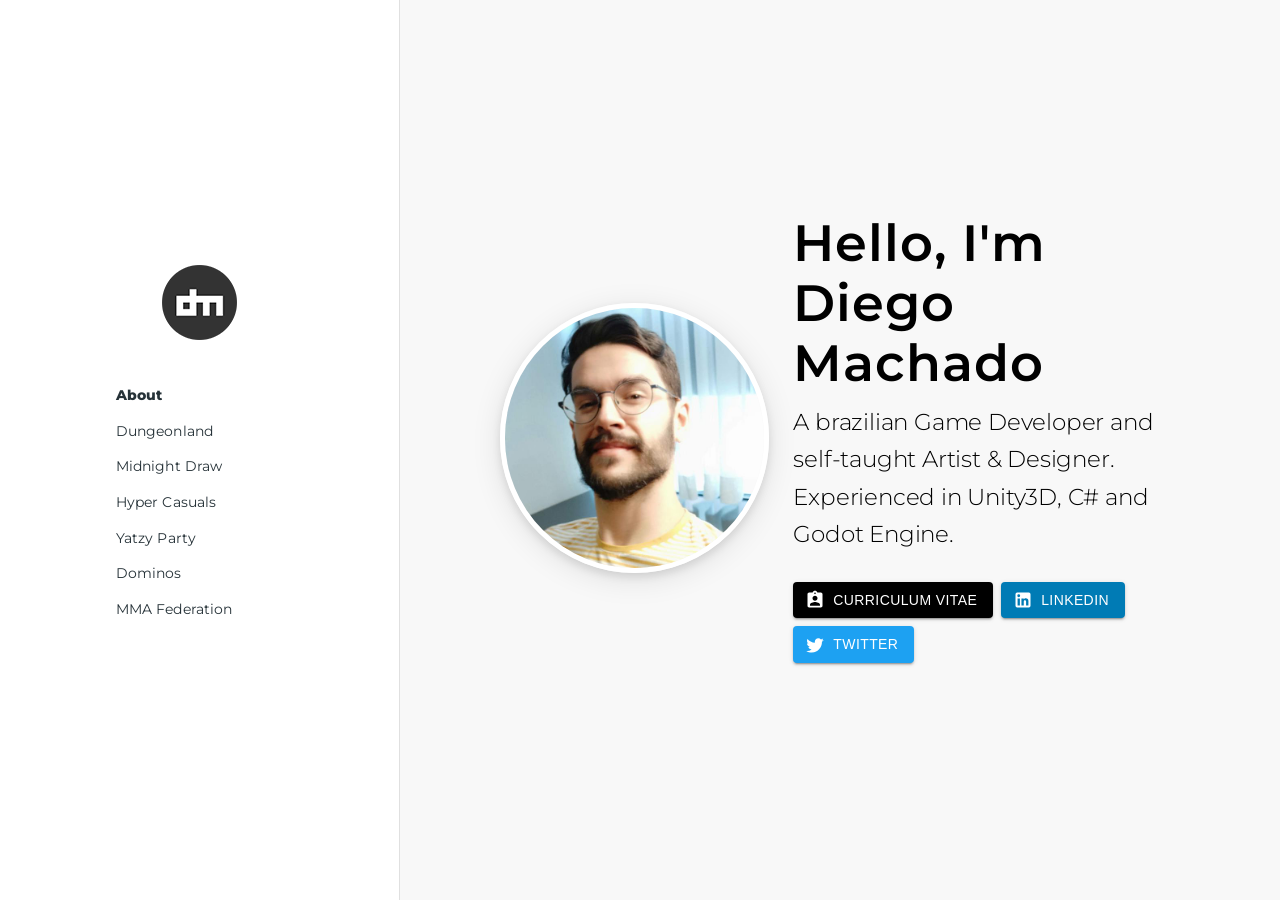
<file: index.html>
<!doctype html><html lang="en"><head><meta charset="utf-8"/><meta name="viewport" content="width=device-width,initial-scale=1"/><meta name="theme-color" content="#000000"/><meta name="description" content="Game Developer and self-taught Artist & Designer. Experienced in Unity3D, C# and Godot Engine."/><link rel="manifest" href="/manifest.json"/><link rel="icon" type="image/png" sizes="32x32" href="/favicon-32x32.png"/><link rel="icon" type="image/png" sizes="96x96" href="/favicon-96x96.png"/><link rel="icon" type="image/png" sizes="16x16" href="/favicon-16x16.png"/><title>Diego Machado | Game Developer & Artist</title><link href="/static/css/main.e2553eb0.chunk.css" rel="stylesheet"></head><body><noscript>You need to enable JavaScript to run this app.</noscript><div id="root"></div><script>!function(e){function r(r){for(var n,i,a=r[0],c=r[1],l=r[2],p=0,s=[];p<a.length;p++)i=a[p],Object.prototype.hasOwnProperty.call(o,i)&&o[i]&&s.push(o[i][0]),o[i]=0;for(n in c)Object.prototype.hasOwnProperty.call(c,n)&&(e[n]=c[n]);for(f&&f(r);s.length;)s.shift()();return u.push.apply(u,l||[]),t()}function t(){for(var e,r=0;r<u.length;r++){for(var t=u[r],n=!0,a=1;a<t.length;a++){var c=t[a];0!==o[c]&&(n=!1)}n&&(u.splice(r--,1),e=i(i.s=t[0]))}return e}var n={},o={1:0},u=[];function i(r){if(n[r])return n[r].exports;var t=n[r]={i:r,l:!1,exports:{}};return e[r].call(t.exports,t,t.exports,i),t.l=!0,t.exports}i.e=function(e){var r=[],t=o[e];if(0!==t)if(t)r.push(t[2]);else{var n=new Promise((function(r,n){t=o[e]=[r,n]}));r.push(t[2]=n);var u,a=document.createElement("script");a.charset="utf-8",a.timeout=120,i.nc&&a.setAttribute("nonce",i.nc),a.src=function(e){return i.p+"static/js/"+({}[e]||e)+"."+{3:"8da5ccf0"}[e]+".chunk.js"}(e);var c=new Error;u=function(r){a.onerror=a.onload=null,clearTimeout(l);var t=o[e];if(0!==t){if(t){var n=r&&("load"===r.type?"missing":r.type),u=r&&r.target&&r.target.src;c.message="Loading chunk "+e+" failed.\n("+n+": "+u+")",c.name="ChunkLoadError",c.type=n,c.request=u,t[1](c)}o[e]=void 0}};var l=setTimeout((function(){u({type:"timeout",target:a})}),12e4);a.onerror=a.onload=u,document.head.appendChild(a)}return Promise.all(r)},i.m=e,i.c=n,i.d=function(e,r,t){i.o(e,r)||Object.defineProperty(e,r,{enumerable:!0,get:t})},i.r=function(e){"undefined"!=typeof Symbol&&Symbol.toStringTag&&Object.defineProperty(e,Symbol.toStringTag,{value:"Module"}),Object.defineProperty(e,"__esModule",{value:!0})},i.t=function(e,r){if(1&r&&(e=i(e)),8&r)return e;if(4&r&&"object"==typeof e&&e&&e.__esModule)return e;var t=Object.create(null);if(i.r(t),Object.defineProperty(t,"default",{enumerable:!0,value:e}),2&r&&"string"!=typeof e)for(var n in e)i.d(t,n,function(r){return e[r]}.bind(null,n));return t},i.n=function(e){var r=e&&e.__esModule?function(){return e.default}:function(){return e};return i.d(r,"a",r),r},i.o=function(e,r){return Object.prototype.hasOwnProperty.call(e,r)},i.p="/",i.oe=function(e){throw console.error(e),e};var a=this["webpackJsonpdm-portfolio"]=this["webpackJsonpdm-portfolio"]||[],c=a.push.bind(a);a.push=r,a=a.slice();for(var l=0;l<a.length;l++)r(a[l]);var f=c;t()}([])</script><script src="/static/js/2.d8cd496e.chunk.js"></script><script src="/static/js/main.01b9e6c3.chunk.js"></script></body></html>
</file>
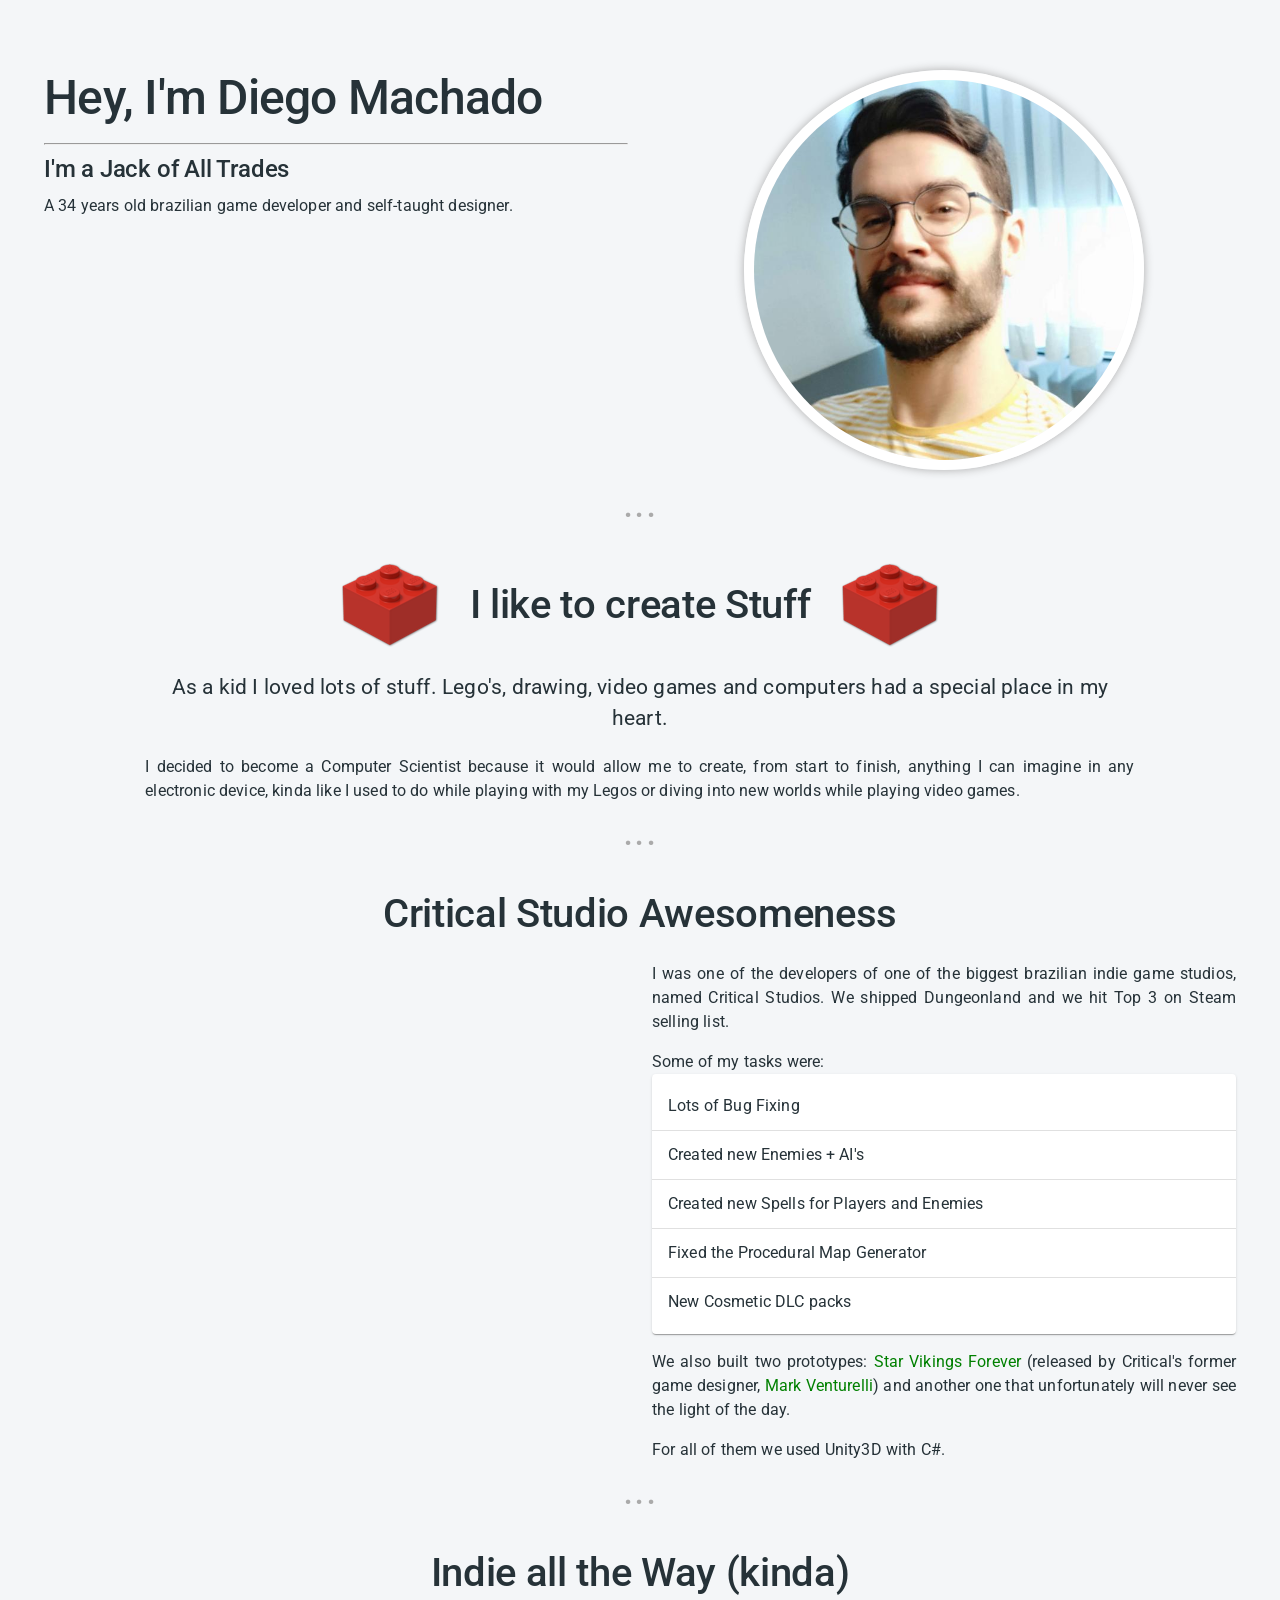
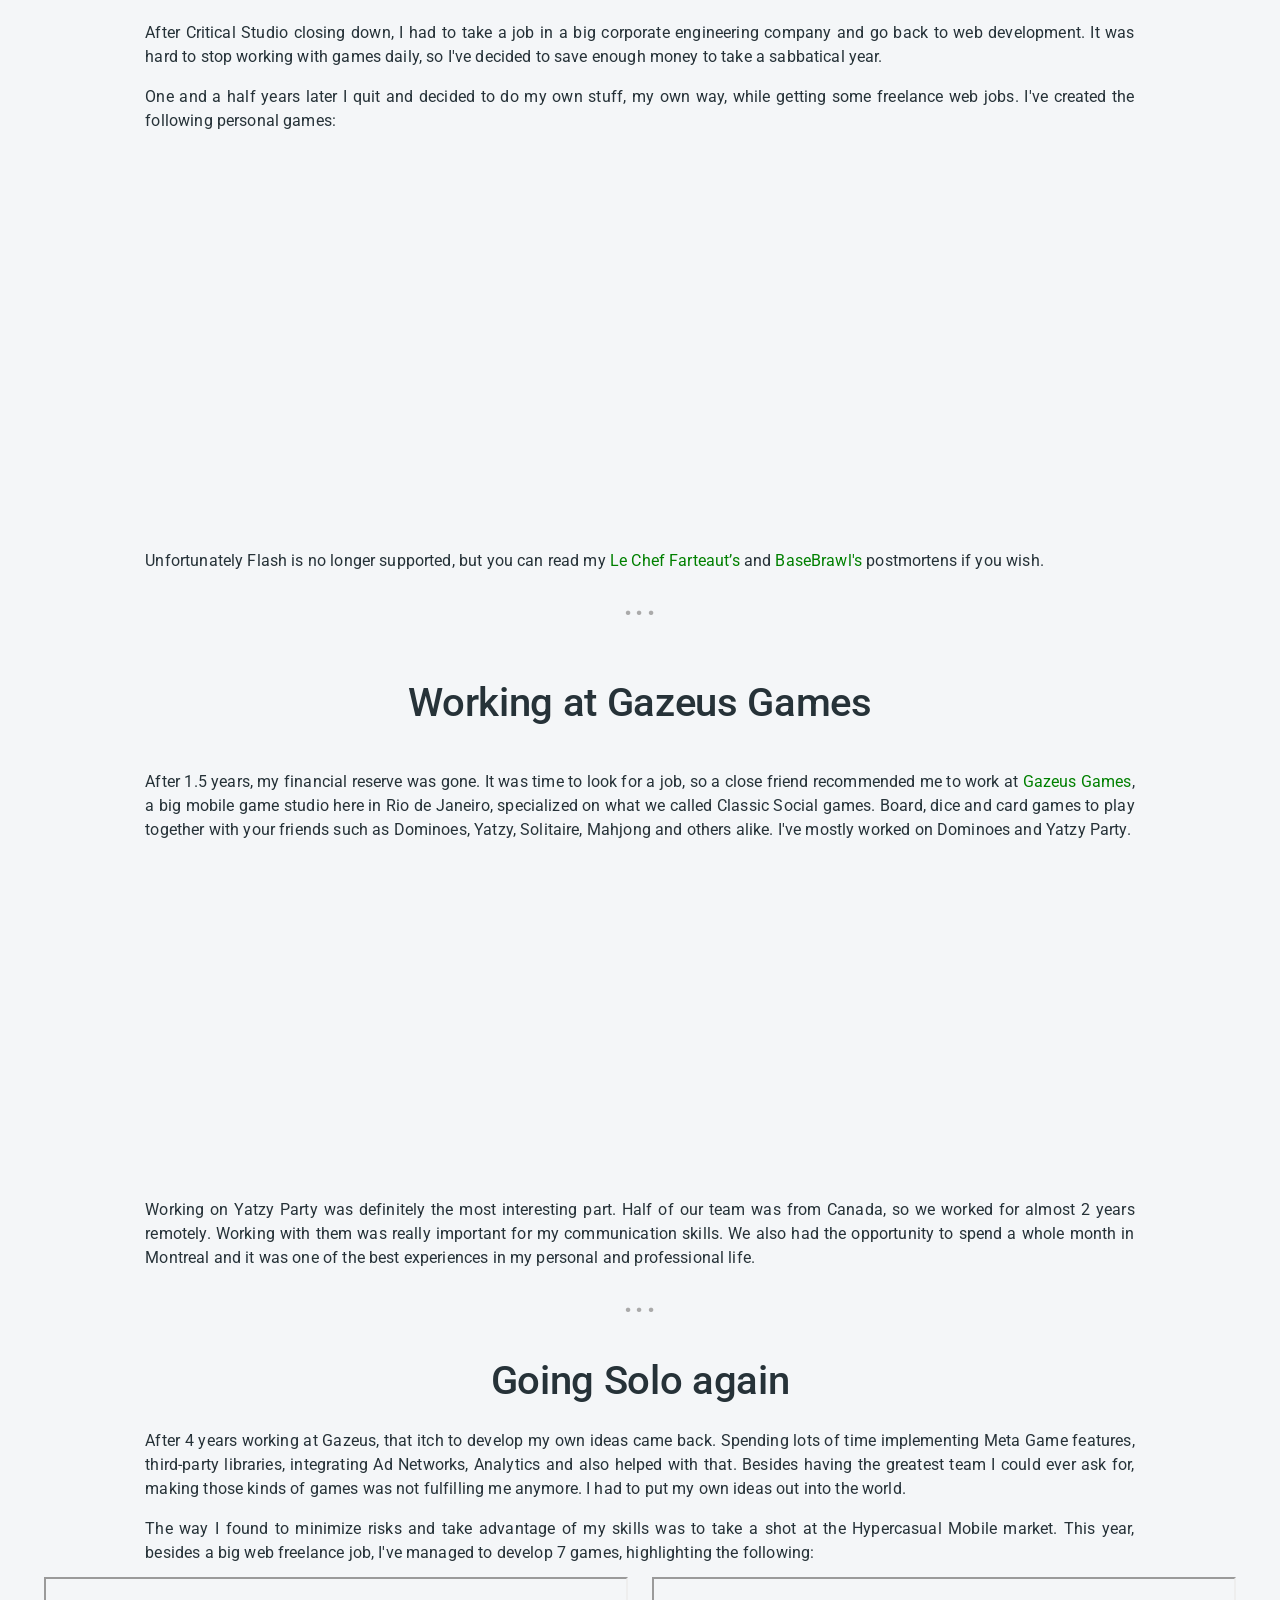
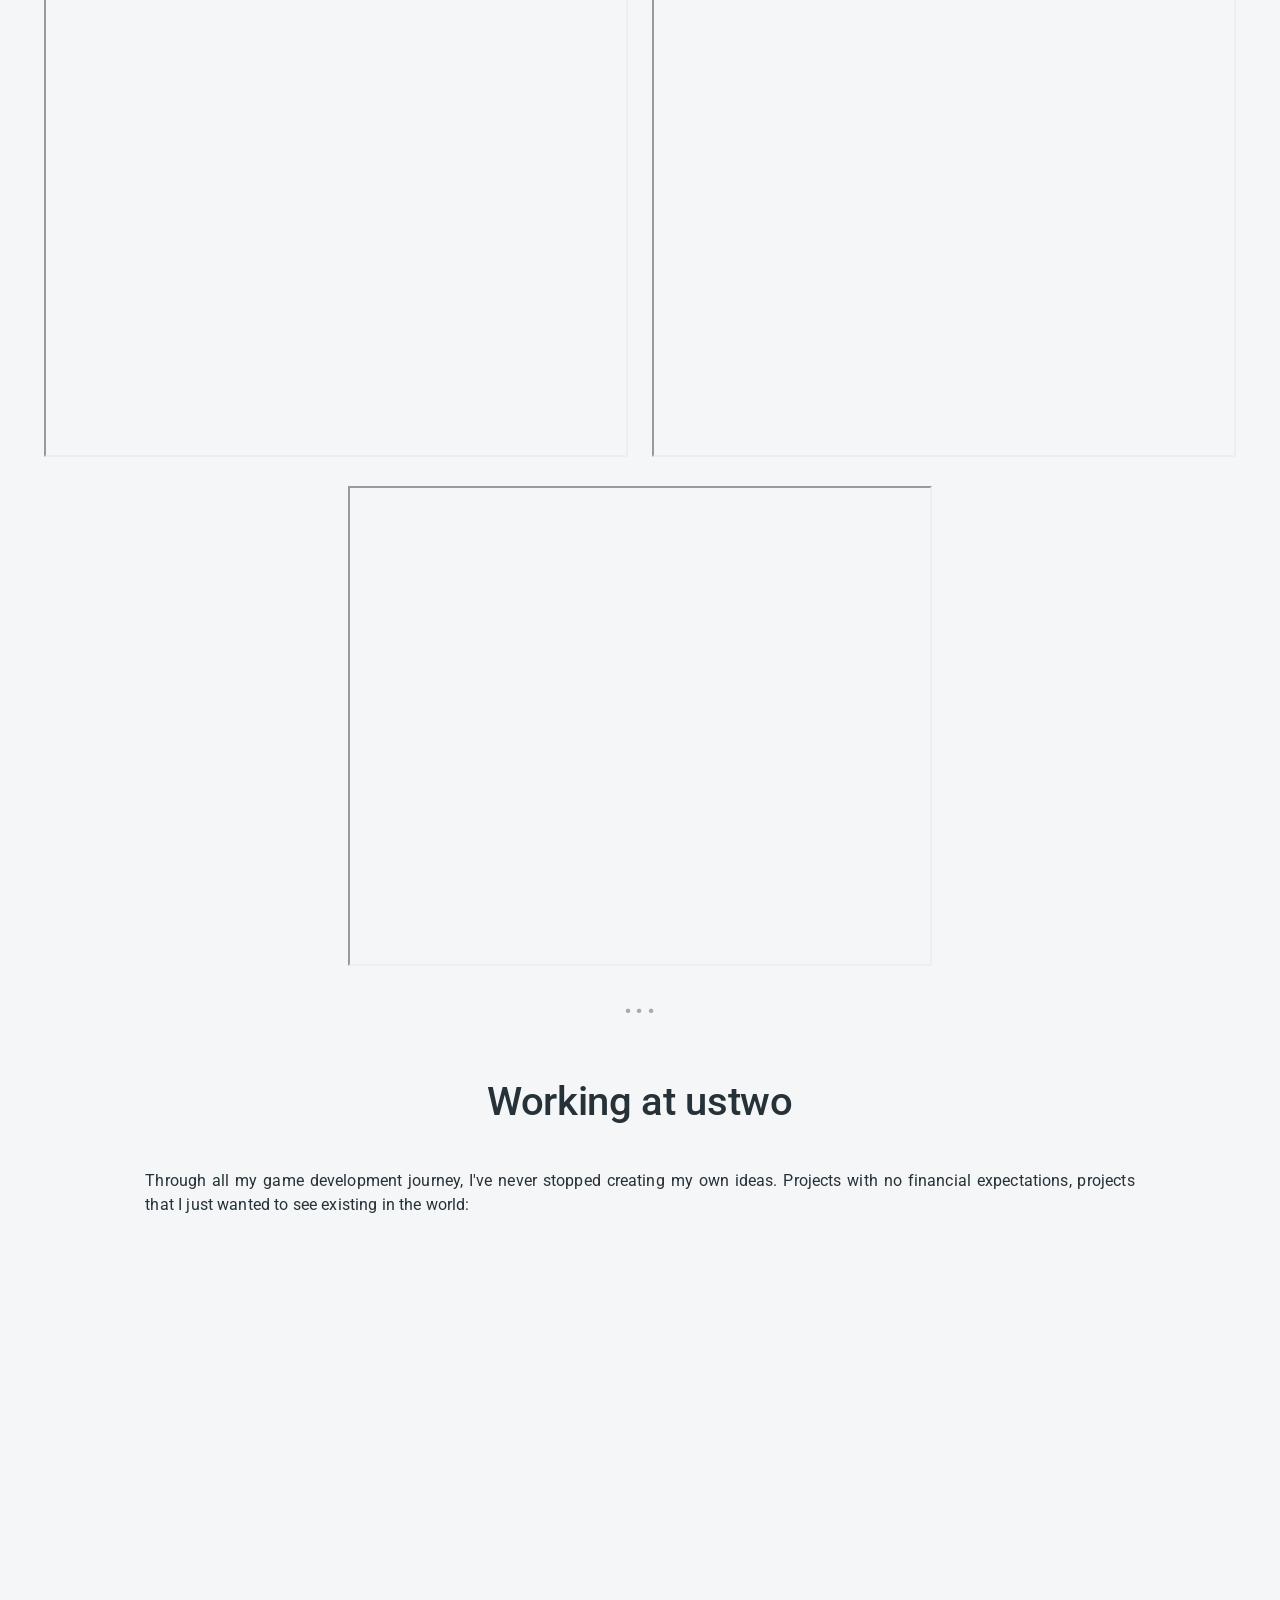
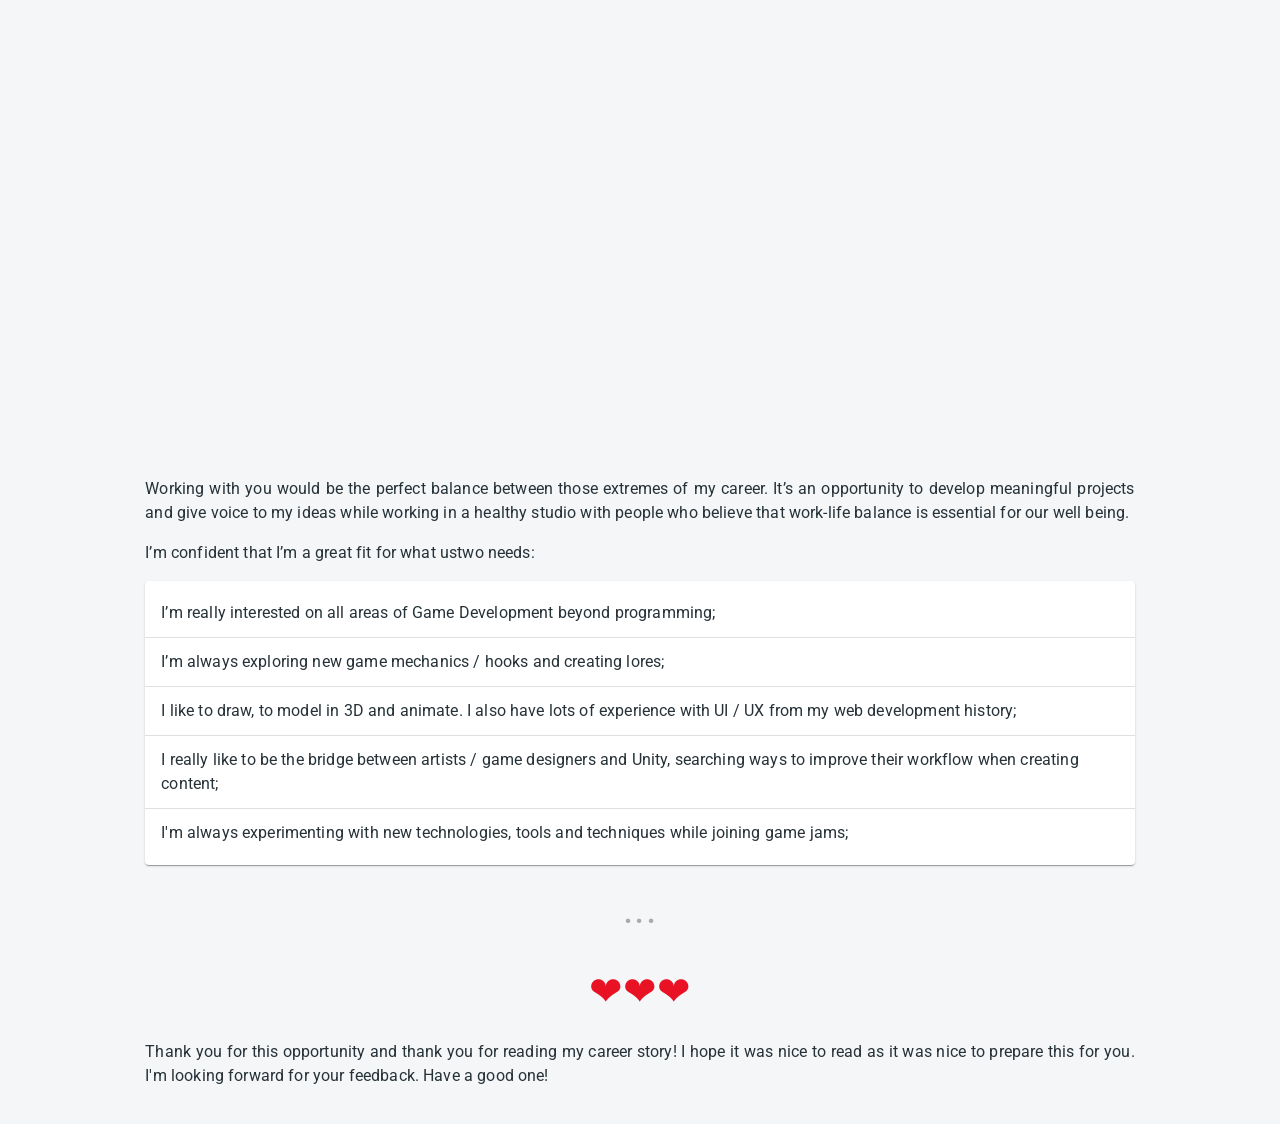
<file: ustwo/index.html>
<!doctype html><html lang="en"><head><meta charset="utf-8"/><meta name="viewport" content="minimum-scale=1,initial-scale=1,width=device-width"/><meta name="theme-color" content="#000000"/><meta name="description" content="My career's story and projects! :)"/><link rel="manifest" href="./manifest.json"/><title>Diego Machado's Cover Letter</title><link rel="stylesheet" href="https://fonts.googleapis.com/css?family=Roboto:300,400,500,700&display=swap"/><link href="./static/css/main.08d7f357.chunk.css" rel="stylesheet"></head><body><noscript>You need to enable JavaScript to run this app.</noscript><div id="root"></div><script>!function(e){function r(r){for(var n,i,a=r[0],c=r[1],l=r[2],s=0,p=[];s<a.length;s++)i=a[s],Object.prototype.hasOwnProperty.call(o,i)&&o[i]&&p.push(o[i][0]),o[i]=0;for(n in c)Object.prototype.hasOwnProperty.call(c,n)&&(e[n]=c[n]);for(f&&f(r);p.length;)p.shift()();return u.push.apply(u,l||[]),t()}function t(){for(var e,r=0;r<u.length;r++){for(var t=u[r],n=!0,a=1;a<t.length;a++){var c=t[a];0!==o[c]&&(n=!1)}n&&(u.splice(r--,1),e=i(i.s=t[0]))}return e}var n={},o={1:0},u=[];function i(r){if(n[r])return n[r].exports;var t=n[r]={i:r,l:!1,exports:{}};return e[r].call(t.exports,t,t.exports,i),t.l=!0,t.exports}i.e=function(e){var r=[],t=o[e];if(0!==t)if(t)r.push(t[2]);else{var n=new Promise((function(r,n){t=o[e]=[r,n]}));r.push(t[2]=n);var u,a=document.createElement("script");a.charset="utf-8",a.timeout=120,i.nc&&a.setAttribute("nonce",i.nc),a.src=function(e){return i.p+"static/js/"+({}[e]||e)+"."+{3:"00ee5cfb"}[e]+".chunk.js"}(e);var c=new Error;u=function(r){a.onerror=a.onload=null,clearTimeout(l);var t=o[e];if(0!==t){if(t){var n=r&&("load"===r.type?"missing":r.type),u=r&&r.target&&r.target.src;c.message="Loading chunk "+e+" failed.\n("+n+": "+u+")",c.name="ChunkLoadError",c.type=n,c.request=u,t[1](c)}o[e]=void 0}};var l=setTimeout((function(){u({type:"timeout",target:a})}),12e4);a.onerror=a.onload=u,document.head.appendChild(a)}return Promise.all(r)},i.m=e,i.c=n,i.d=function(e,r,t){i.o(e,r)||Object.defineProperty(e,r,{enumerable:!0,get:t})},i.r=function(e){"undefined"!=typeof Symbol&&Symbol.toStringTag&&Object.defineProperty(e,Symbol.toStringTag,{value:"Module"}),Object.defineProperty(e,"__esModule",{value:!0})},i.t=function(e,r){if(1&r&&(e=i(e)),8&r)return e;if(4&r&&"object"==typeof e&&e&&e.__esModule)return e;var t=Object.create(null);if(i.r(t),Object.defineProperty(t,"default",{enumerable:!0,value:e}),2&r&&"string"!=typeof e)for(var n in e)i.d(t,n,function(r){return e[r]}.bind(null,n));return t},i.n=function(e){var r=e&&e.__esModule?function(){return e.default}:function(){return e};return i.d(r,"a",r),r},i.o=function(e,r){return Object.prototype.hasOwnProperty.call(e,r)},i.p="./",i.oe=function(e){throw console.error(e),e};var a=this["webpackJsonpcover-letter"]=this["webpackJsonpcover-letter"]||[],c=a.push.bind(a);a.push=r,a=a.slice();for(var l=0;l<a.length;l++)r(a[l]);var f=c;t()}([])</script><script src="./static/js/2.7b1e34da.chunk.js"></script><script src="./static/js/main.d09f09ae.chunk.js"></script></body></html>
</file>
<file: static/css/main.e2553eb0.chunk.css>
@import url(https://fonts.googleapis.com/css2?family=Montserrat:ital,wght@0,300;0,400;0,500;0,800;1,300;1,400&family=Mulish:ital@0;1&display=swap);#cover-letter #me{text-align:center}#cover-letter #me img{width:100%;max-width:400px;border-radius:400px;border:10px solid #fff;box-shadow:0 0 10px #aaa;margin:auto}#cover-letter p{text-align:justify}#cover-letter p.lead{font-size:1.3rem;text-align:center;margin-bottom:20px}#cover-letter .session-divider{text-align:center;font-size:40px;color:#aaa;margin-bottom:30px;width:100%}#cover-letter iframe{width:100%}#cover-letter #create-stuff,#cover-letter #gazeus,#cover-letter #solo,#cover-letter #ustwo{display:flex;justify-content:space-evenly;align-items:center}#cover-letter #create-stuff img,#cover-letter #gazeus img,#cover-letter #solo img,#cover-letter #ustwo img{width:100px;height:86px}#cover-letter #create-stuff h1,#cover-letter #gazeus h1,#cover-letter #solo h1,#cover-letter #ustwo h1{margin:0 50px}body{font-family:"Mulish",sans-serif!important}.game-section h1{font-size:2em;font-weight:700;margin:30px 0 0}.game-section p{font-style:italic}.game-section .paper-content{padding:15px}.game-section .aspect-ratio{position:relative;padding-bottom:56.25%;margin:auto}.game-section .aspect-ratio iframe{border-radius:10px;position:absolute;width:100%;height:100%;left:0;top:0}.game-section img.responsive{width:100%}body{margin:0;font-family:-apple-system,BlinkMacSystemFont,"Segoe UI","Roboto","Oxygen","Ubuntu","Cantarell","Fira Sans","Droid Sans","Helvetica Neue",sans-serif;-webkit-font-smoothing:antialiased;-moz-osx-font-smoothing:grayscale}code{font-family:source-code-pro,Menlo,Monaco,Consolas,"Courier New",monospace}
/*# sourceMappingURL=main.e2553eb0.chunk.css.map */
</file>
<file: ustwo/static/css/main.08d7f357.chunk.css>
body{margin:0;font-family:-apple-system,BlinkMacSystemFont,"Segoe UI","Roboto","Oxygen","Ubuntu","Cantarell","Fira Sans","Droid Sans","Helvetica Neue",sans-serif;-webkit-font-smoothing:antialiased;-moz-osx-font-smoothing:grayscale}code{font-family:source-code-pro,Menlo,Monaco,Consolas,"Courier New",monospace}body{background-color:#fff;color:#333}h1{font-size:50px;text-align:center}p{text-align:justify;font-size:1.2rem}p.lead{font-size:1.3rem;text-align:center;margin-bottom:20px}li{font-size:17px}a,a:active,a:hover,a:visited{color:green}.session-divider{text-align:center;font-size:40px;color:#aaa;margin-bottom:30px}iframe{width:100%}#page{padding:20px;margin-top:50px}#me{text-align:center}#me img{width:100%;max-width:400px;border-radius:400px;border:10px solid #fff;box-shadow:0 0 10px #aaa;margin:auto}#create-stuff,#gazeus,#solo,#ustwo{display:-webkit-flex;display:flex;-webkit-justify-content:space-evenly;justify-content:space-evenly;-webkit-align-items:center;align-items:center}#create-stuff img,#gazeus img,#solo img,#ustwo img{width:100px;height:86px}#create-stuff h1,#gazeus h1,#solo h1,#ustwo h1{margin:0 50px}#critical-studio{display:-webkit-flex;display:flex;-webkit-justify-content:space-evenly;justify-content:space-evenly;-webkit-align-items:center;align-items:center}
/*# sourceMappingURL=main.08d7f357.chunk.css.map */
</file>
